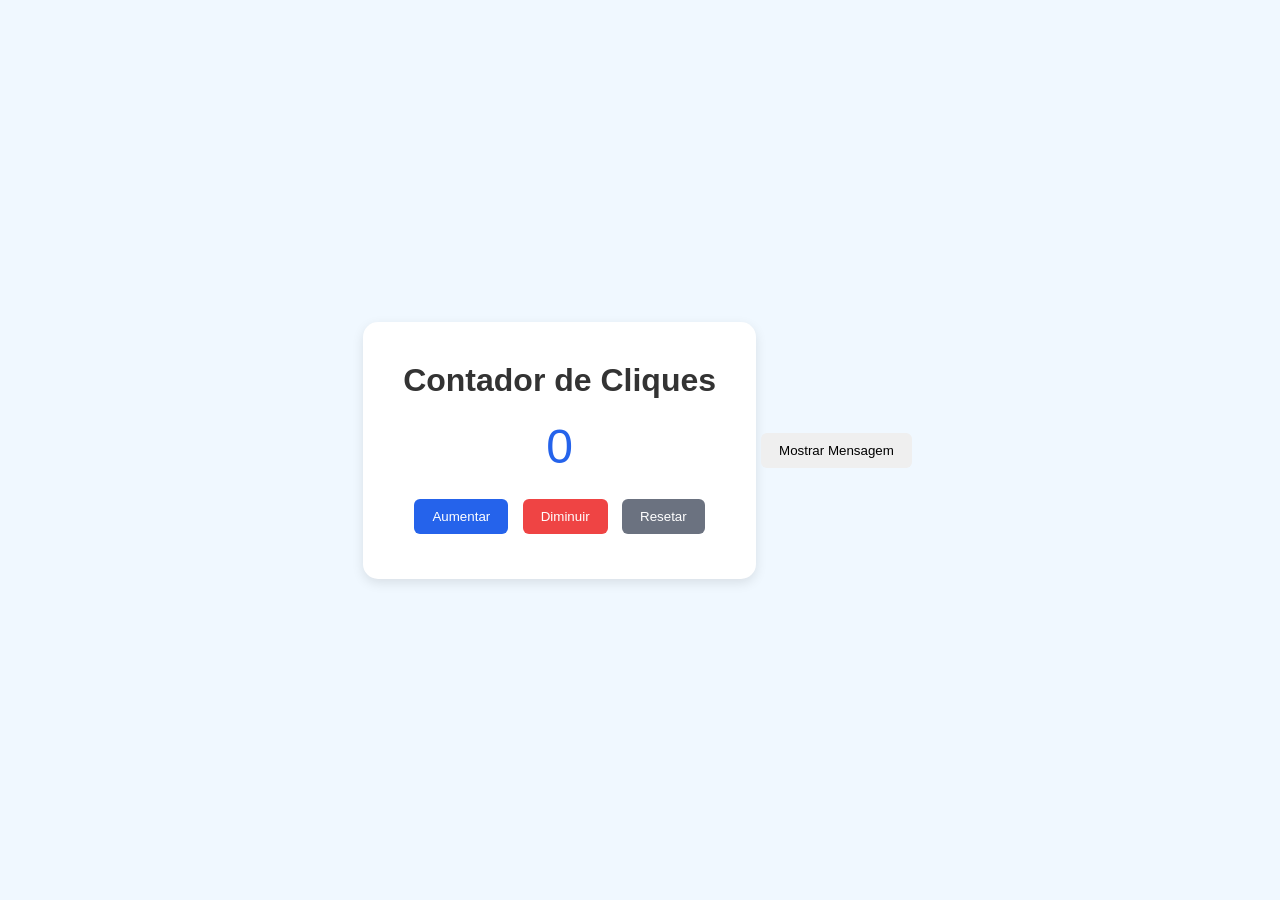
<file: front-end-marcos/js/revisaojavascript/index.html>
<!DOCTYPE html>
<html lang="pt-br">
<head>
    <meta charset="UTF-8">
    <meta name="viewport" content="width=device-width, initial-scale=1.0">
    <title>Revisão JavaScript</title>
    <link rel="stylesheet" href="style.css">
</head>
<body>
    <div class="container">
        <h1>Contador de Cliques</h1>

        <p id="contador">0</p>
        <button id="btn-aumentar">Aumentar</button>
        <button id="btn-diminuir">Diminuir</button>
        <button id="btn-resetar">Resetar</button>
    </div>

    <!-- Botão que vai fazer aperecer uma memsagem de alerta -->
    <button id="btn-mensagem">Mostrar Mensagem</button>

    <!--Chamar o arquivo javascript-->
    <script src="script.js"></script>
</body>
</html>
</file>
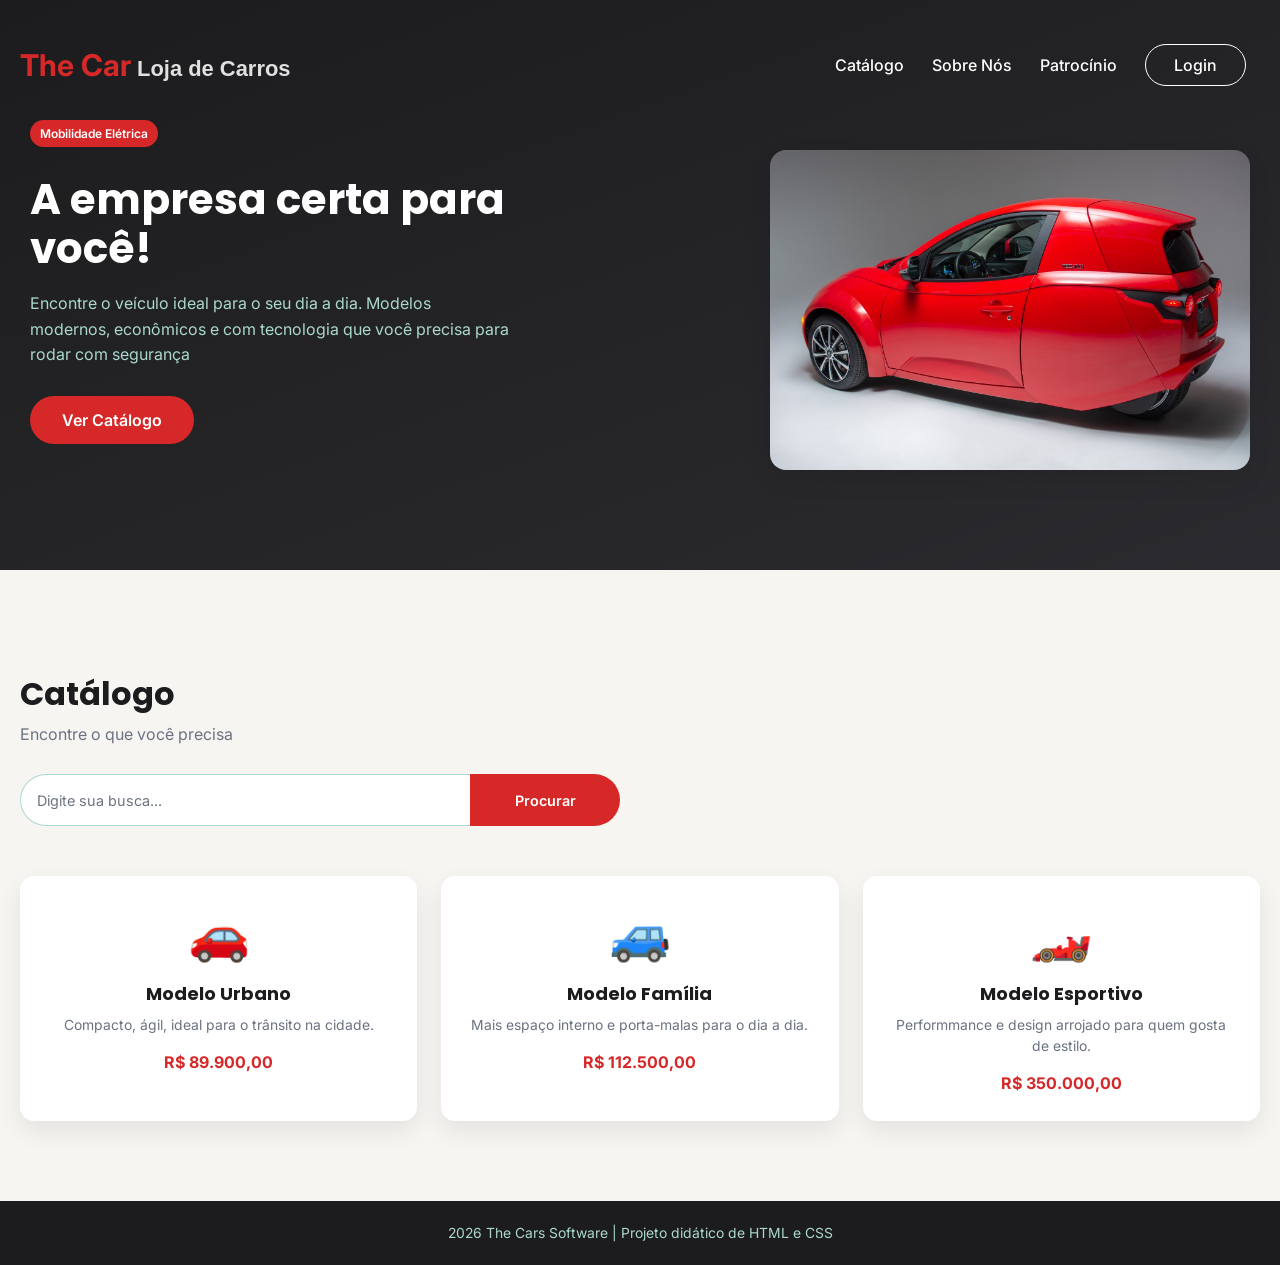
<file: front-end-marcos/loja-carro/front-end/index.html>
<!DOCTYPE html>
<html lang="pt-br">
<head>
    <meta charset="UTF-8">
    <meta name="viewport" content="width=device-width, initial-scale=1.0">
    <title>Loja de Carros</title>
    <link rel="stylesheet" href="style.css">
    <!-- Fonte do Google-->
     <link rel="preconnect" href="https://fonts.googleapis.com">
     <link rel="stylesheet" href="https://fonts.googleapis.com/css2?family=Inter:wght@400;500;600&family=Poppins:wght@600;700;800&display=swap">
</head>
<body>
    <!-- Cabeçalho do site-->
    <header>
        <div class="conteudo">
            <!-- Barra de navegação-->
            <nav>
                <p class="brand"><strong>The Car</strong> Loja de Carros</p>
                <!-- lista dos itens da barra d navegação-->
                 <ul>
                    <li><a href="#catalogo">Catálogo</a></li>
                    <li><a href="#sobre">Sobre Nós</a></li>
                    <li><a href="#patrocinio">Patrocínio</a></li>
                    <li><button class="btn-login">Login</button></li>
                 </ul>
            </nav>

            <!-- Bloco de destaque: texto + imagem lado a lado -->
             <div class="header-block">
                <samp class="tag">Mobilidade Elétrica</samp>

                <!-- Parte do texto -->
                <div class="text">
                    <h1> A empresa certa para você!</h1>
                    <p>Encontre o veículo ideal para o seu dia a dia. Modelos modernos, econômicos e com tecnologia que você precisa para rodar com segurança </p>

                    <!-- botão para ver cátalogo -->
                     <a href="#catalogo" class="btn-cta">Ver Catálogo</a>
                </div>

                <!-- Imagem do carro-->
                <div class="imagem">
                    <img src="../images/carro.jpg" alt="Foto de um carro elétrico vermelho visto de trás em estúdio">
                </div>
            </div>
        </div>
    </header>

    <!-- SEÇÃO CATÁLOGO 
    id="catalogo" -> usada pelo link do menu (#catalogo)
    class="catalogo" -> usanda pelo CSS para estilizar -->

    <section class="catalogo" id="catalogo">
        <div class="conteudo">
            <h2>Catálogo</h2>
            <p class="subtitulo">Encontre o que você precisa </p>

            <!-- Barra de busca -->

            <div class="filtro-busca">
                <input type="text" class="busca-texto" placeholder="Digite sua busca...">
                <button class="busca-botao">Procurar</button>
            </div>

            <!-- Grade de cartões com exemplos de veículos
             Cada card é um cartão independente-->
            <div class="grade-catalogo">
                <!-- aqui vou criar os cards de cada carro -->
                <div class="card">
                    <div class="card-imagem">🚗</div>
                    <h3>Modelo Urbano</h3>
                    <p>Compacto, ágil, ideal para o trânsito na cidade.</p>
                    <span class="preco">R$ 89.900,00</span>
                </div>

                <div class="card">
                    <div class="card-imagem">🚙</div>
                    <h3>Modelo Família</h3>
                    <p>Mais espaço  interno e porta-malas para o dia a dia.</p>
                    <span class="preco">R$ 112.500,00</span>
                </div>

                <div class="card">
                    <div class="card-imagem">🏎️</div>
                    <h3>Modelo Esportivo</h3>
                    <p>Performmance e design arrojado para quem gosta de estilo.</p>
                    <span class="preco">R$ 350.000,00</span>
                </div>
            </div>
        </div>
    </section>

    <!-- rodapé do nosso site-->
<footer>
    <div class="rodape-conteudo">
        <p>2026 The Cars Software | Projeto didático de HTML e CSS</p>
        
    </div>
</footer>

</body>
</html>
</file>
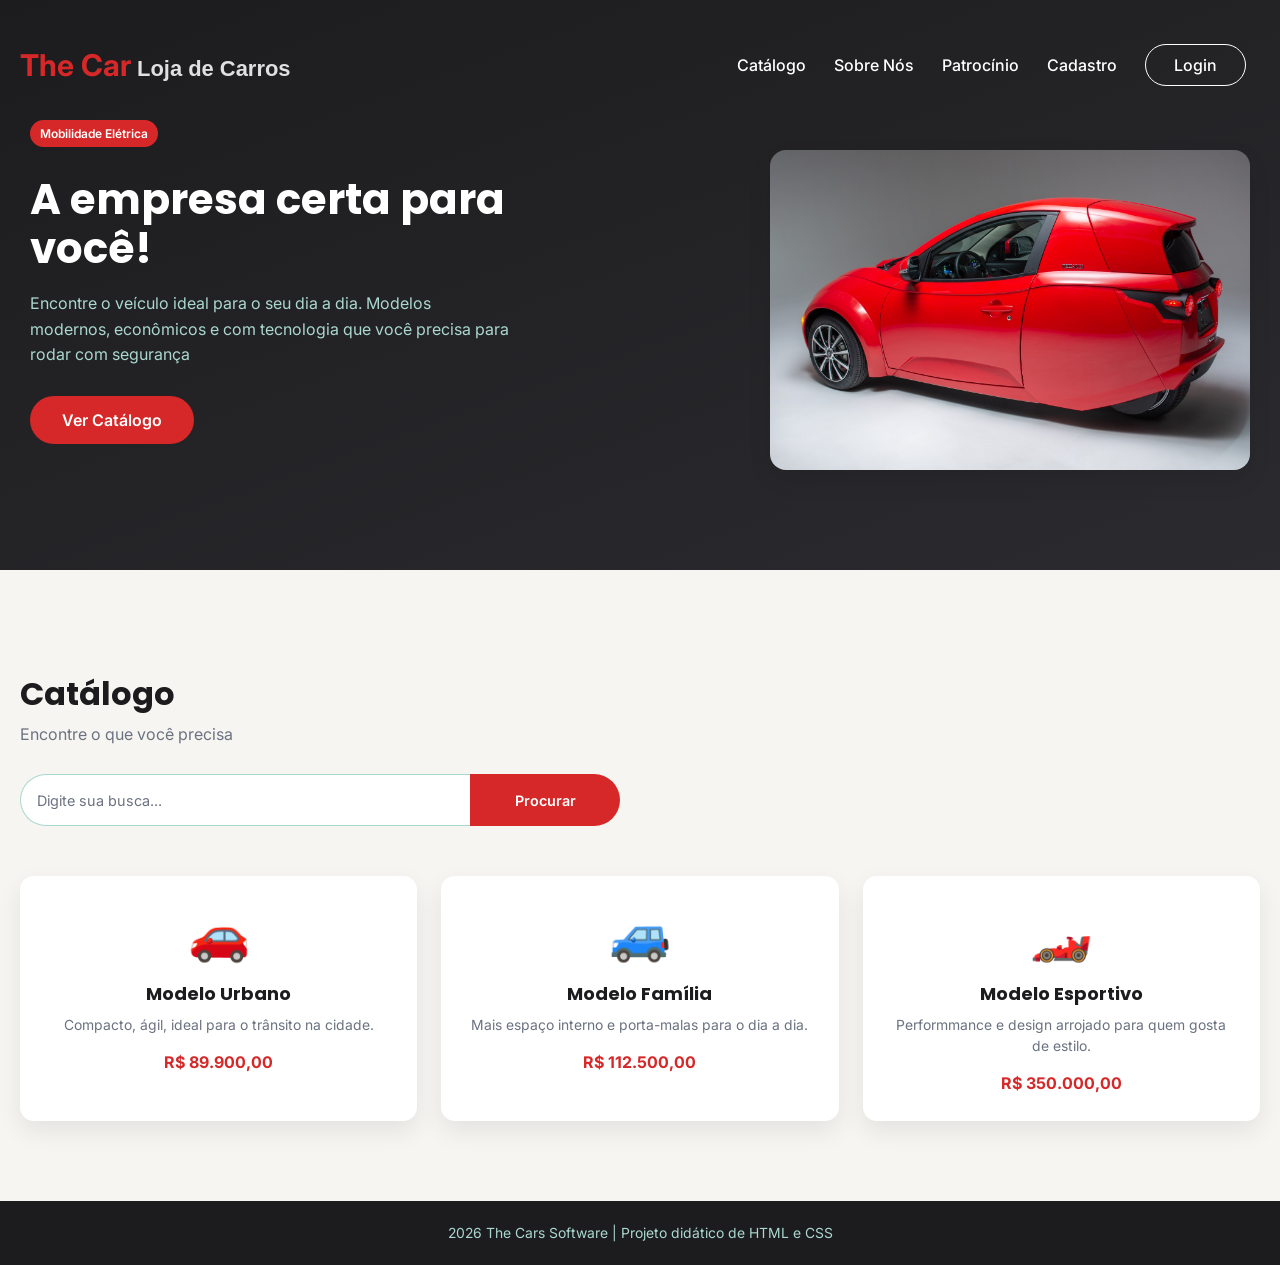
<file: front-end-marcos/loja-de-carro-2/front-end/index.html>
<!DOCTYPE html>
<html lang="pt-br">
<head>
    <meta charset="UTF-8">
    <meta name="viewport" content="width=device-width, initial-scale=1.0">
    <title>Loja de Carros</title>
    <link rel="stylesheet" href="style.css">
    <!-- Fonte do Google-->
     <link rel="preconnect" href="https://fonts.googleapis.com">
     <link rel="stylesheet" href="https://fonts.googleapis.com/css2?family=Inter:wght@400;500;600&family=Poppins:wght@600;700;800&display=swap">
</head>
<body>
    <!-- Cabeçalho do site-->
    <header>
        <div class="conteudo">
            <!-- Barra de navegação-->
            <nav>
                <p class="brand"><strong>The Car</strong> Loja de Carros</p>
                <!-- lista dos itens da barra d navegação-->
                 <ul>
                    <li><a href="#catalogo">Catálogo</a></li>
                    <li><a href="#sobre">Sobre Nós</a></li>
                    <li><a href="#patrocinio">Patrocínio</a></li>
                    <li><a href="formulario.html">Cadastro </a></li>
                    <li><button class="btn-login">Login</button></li>
                 </ul>
            </nav>

            <!-- Bloco de destaque: texto + imagem lado a lado -->
             <div class="header-block">
                <samp class="tag">Mobilidade Elétrica</samp>

                <!-- Parte do texto -->
                <div class="text">
                    <h1> A empresa certa para você!</h1>
                    <p>Encontre o veículo ideal para o seu dia a dia. Modelos modernos, econômicos e com tecnologia que você precisa para rodar com segurança </p>

                    <!-- botão para ver cátalogo -->
                     <a href="#catalogo" class="btn-cta">Ver Catálogo</a>
                </div>

                <!-- Imagem do carro-->
                <div class="imagem">
                    <img src="../images/carro.jpg" alt="Foto de um carro elétrico vermelho visto de trás em estúdio">
                </div>
            </div>
        </div>
    </header>

    <!-- SEÇÃO CATÁLOGO 
    id="catalogo" -> usada pelo link do menu (#catalogo)
    class="catalogo" -> usanda pelo CSS para estilizar -->

    <section class="catalogo" id="catalogo">
        <div class="conteudo">
            <h2>Catálogo</h2>
            <p class="subtitulo">Encontre o que você precisa </p>

            <!-- Barra de busca -->

            <div class="filtro-busca">
                <input type="text" class="busca-texto" placeholder="Digite sua busca...">
                <button class="busca-botao">Procurar</button>
            </div>

            <!-- Grade de cartões com exemplos de veículos
             Cada card é um cartão independente-->
            <div class="grade-catalogo">
                <!-- aqui vou criar os cards de cada carro -->
                <div class="card">
                    <div class="card-imagem">🚗</div>
                    <h3>Modelo Urbano</h3>
                    <p>Compacto, ágil, ideal para o trânsito na cidade.</p>
                    <span class="preco">R$ 89.900,00</span>
                </div>

                <div class="card">
                    <div class="card-imagem">🚙</div>
                    <h3>Modelo Família</h3>
                    <p>Mais espaço  interno e porta-malas para o dia a dia.</p>
                    <span class="preco">R$ 112.500,00</span>
                </div>

                <div class="card">
                    <div class="card-imagem">🏎️</div>
                    <h3>Modelo Esportivo</h3>
                    <p>Performmance e design arrojado para quem gosta de estilo.</p>
                    <span class="preco">R$ 350.000,00</span>
                </div>
            </div>
        </div>
    </section>

    <!-- rodapé do nosso site-->
<footer>
    <div class="rodape-conteudo">
        <p>2026 The Cars Software | Projeto didático de HTML e CSS</p>
        
    </div>
</footer>

</body>
</html>
</file>
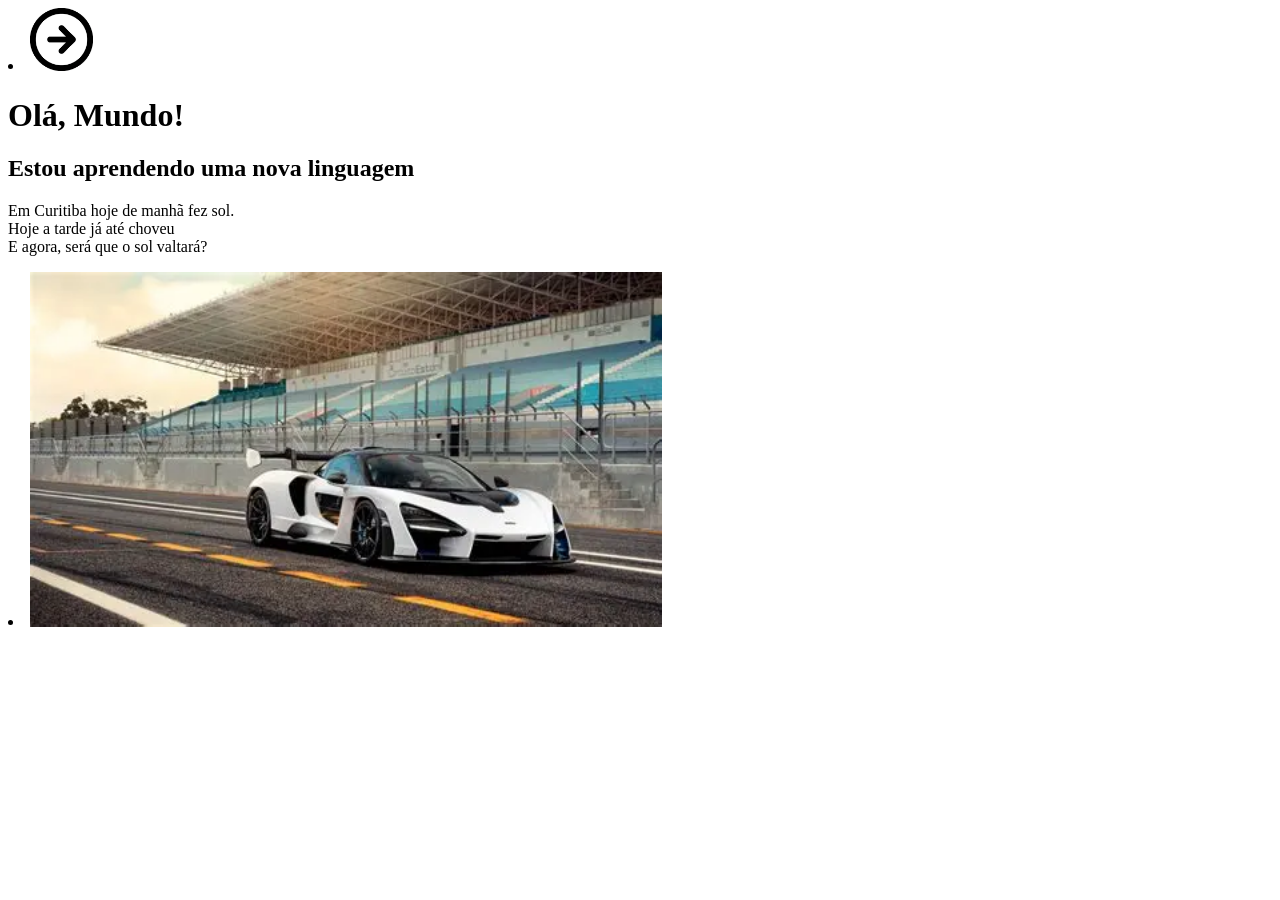
<file: front-end-marcos/primeiro-projeto/font/html/index.html>
<!-- tipo do arquivo que vomos trabalhar -->
<!DOCTYPE html>
<html lang="pt-br">
    <!-- Configurarndo a nossa página -->
<head>
    <!-- Habilitar carracteres especiais -->
    <meta charset="UTF-8">
    <meta name="viewport" content="width=device-width, initial-scale=1.0">
    <title>Primeiro Código HTML</title>
</head>
<!-- Aqui é o corpo do nosso site -->
<body>
    <li><a href="pagina02.html"><img src="../../imagens/avançar.webp" alt="" width="5%"></a></li>
    <h1>Olá, Mundo!</h1>

    <h2>Estou aprendendo uma nova linguagem</h2>

    <p>Em Curitiba hoje de manhã fez sol. <br> Hoje a tarde já até choveu <br> E agora, será que o sol valtará?</p>

    <li><a href="pagina03.html"><img src="../../imagens/carro.webp" width="50%" alt="imagem de uma maclaren senna" ></a></li>
<br>
</body>
</html>
</file>
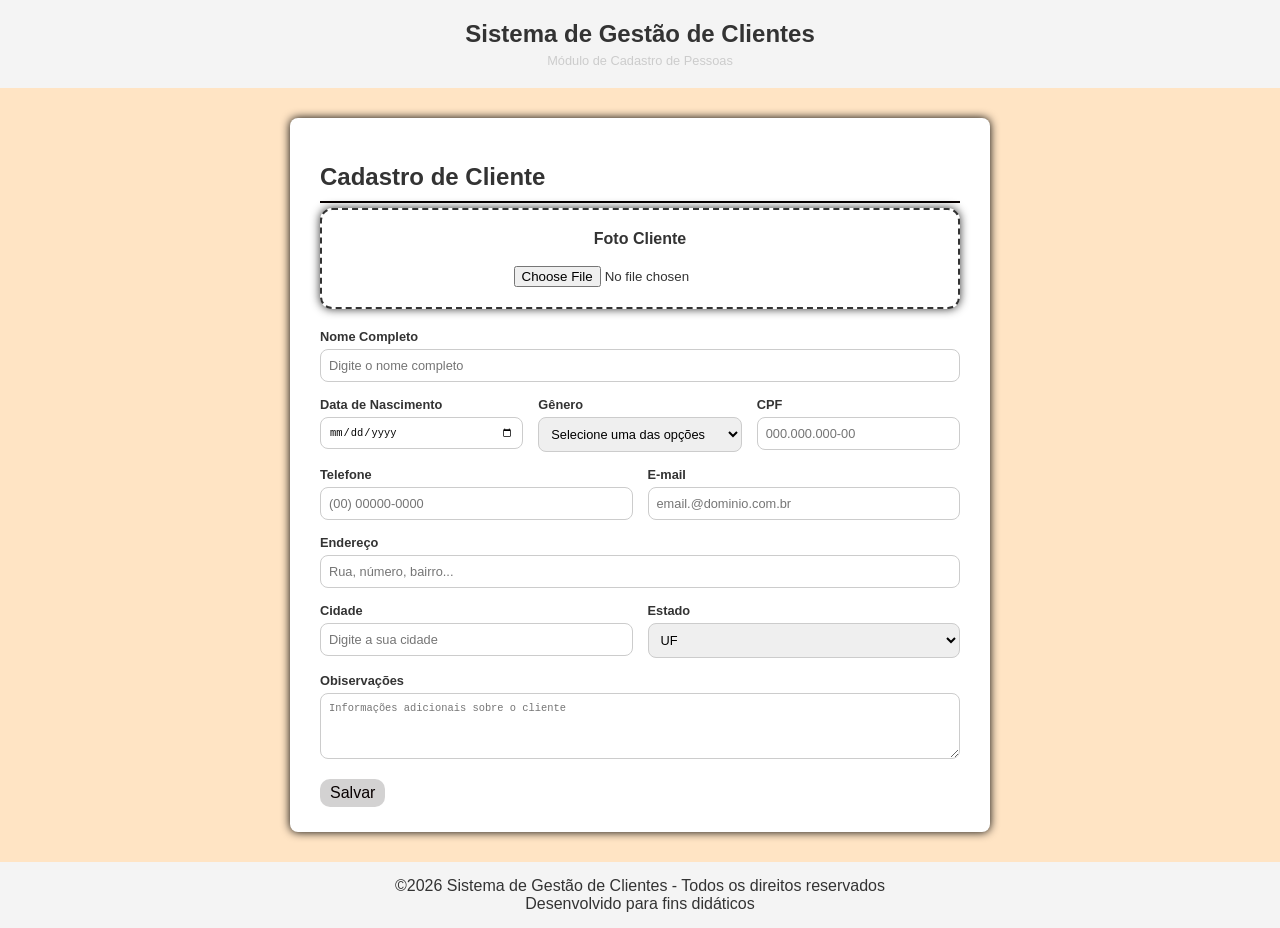
<file: front-end-marcos/projeto-formulario/formulario.html>
<!DOCTYPE html>
<html lang="pt-br">
<head>
    <meta charset="UTF-8">
    <meta name="viewport" content="width=device-width, initial-scale=1.0">
    <title>Formulario</title>
    <style>
        *{
            margin: 0;
            padding: 0;
            box-sizing: border-box;
        }

        /* formatação para estilo do corpo do site */
        body {
            font-family: Arial, Helvetica, sans-serif;
            background-color: bisque;
            color: #333;
        }

        header {
            background-color: #f4f4f4;
            color: #333;
            text-align: center;
            padding: 20px;
        }
        
        header h1 {
            font-size: 1.5em;
        }

        header p {
            font-size: .8em;
            margin-top: 5px;
            color: #ccc;
        }

        main {
            max-width: 700px;
            margin: 30px auto;
            background-color: #fff;
            border-radius: 8px;
            padding: 25px 30px;
            box-shadow: 0 0 10px rgba(0, 0, 0);
        }

        main h2 {
            margin-top: 20px;
            color: #333;
            border-bottom: 2px solid #080101;
            padding-bottom: 10px;
        }

        .campo {
            margin-top: 15px;
            display: flex;
            flex-direction: column;
        }

        .campo label {
            margin-bottom: 5px;
            font-weight: bold;
            font-size: .8em;
        }

        .campo input,
        .campo select,
        .campo textarea {
            padding: 8px;
            border: 1px solid #ccc;
            border-radius: 8px;
            font-size: .8em;
        }

        /* Estilo na class linha 
        os elementos que estão dentro da class linha fiquem na mesmas linha*/
        .linha {
            display: flex;
            gap: 15px;
        }

        .linha .campo {
            flex: 1;
        }

        /* aplicando estilo na div de foto do cliente*/
        .upload-foto {
            margin-top: 5px;
            margin-bottom: 20px;
            padding: 20px;
            text-align: center;
            border: 2px dashed #333;
            box-shadow: 0 0 10px rgba(0, 0, 0, 0.8);
            border-radius: 12px;
        }

        /* Aplicando estilo no botão*/
        .btn-enviar {
            background-color: rgb(211, 210, 210);
            color: #080101;
            border: none;
            border-radius: 10px;
            padding: 5px 10px;
            margin-top: 20px;
            cursor: pointer;
            font-size: 1em;
        }

        .btn-enviar:hover {
            color: #fff;
        }

        footer{
            background-color: #f4f4f4;
            color: #333;
            text-align: center;
            padding: 15px;
            margin-top: 30px;
        }
    </style>
</head>

<body>
    <!-- Cabeçalho do site-->
    <header>
        <h1>Sistema de Gestão de Clientes</h1>
        <p>Módulo de Cadastro de Pessoas</p>
    </header>

    <!-- Conteúdo pricipal do site -->
     <main>
        <h2>Cadastro de Cliente</h2>
        
        <!-- Iniciando o formulario-->
        <form action="#" method="post" enctype="multipart/form-data">
            <div class="upload-foto">
                <label for="foto"><strong>Foto Cliente</strong></label><br><br>
                <input type="file" id="foto" name="foto" accept="image/*">
            </div>

            <!-- Obter o nome do usuário-->
             <div class="campo">
                <label for="nome">Nome Completo</label>
                <input type="text" id="nome" name="nome" placeholder="Digite o nome completo" required>
             </div>

             <!-- Div dos dados pessoais-->
              <div class="linha">
                <div class="campo">
                    <label for="nascimento">Data de Nascimento</label>
                    <input type="date" id="nascimento" name="nascimento" required>
                </div>

                <div class="campo">
                    <label for="genero">Gênero</label>
                    <select id="genero" name="genero">
                        <option value="">Selecione uma das opções</option>
                        <option value="feminino">Feminino</option>
                        <option value="masculino">Masculino</option>
                        <option value="outro">Outros</option>
                    </select>
                </div>

                <div class="campo">
                    <label for="cpf">CPF</label>
                    <input type="text" id="cpf" name="cpf" placeholder="000.000.000-00" maxlength="14" required>
                </div>
              </div>

              <!-- DIV dos contatos-->
               <!-- Segunda linha-->
              <div class="linha">
                <div class="campo">
                    <label for="telefone">Telefone</label>
                    <input type="tel" id="telefone" name="telefone" placeholder="(00) 00000-0000"maxlength="16" required>
                </div>

                <div class="campo">
                    <label for="email">E-mail</label>
                    <input type="email" id="email" name="email" placeholder="email.@dominio.com.br" required >
                </div>
              </div>

              <div class="campo">
                <label for="endereco">Endereço</label>
                <input type="text" id="endereco" name="endereco" placeholder="Rua, número, bairro..." readonly>
              </div>

              <div class="linha">
                <div class="campo">
                    <label for="cidade">Cidade</label>
                    <input type="text" id="cidade" name="cidade" placeholder="Digite a sua cidade" required>
                </div>
                <div class="campo">
                    <label for="estado">Estado</label>
                    <select id="estado"name="estado" id="">
                        <option value="">UF</option>
                        <option value="pr">Paraná</option>
                        <option value="rj">Rio de Janeiro</option>
                        <option value="rs">Rio Grande do Sul</option>
                        <option value="sc">Santa Catarina</option>
                        <option value="sp">São Paulo</option>
                    </select>
                </div>
            </div>
            <!-- observações -->
            <div class="campo">
                <label for="observacoes">Obiservações</label>
                <textarea name="observacoes" id="observacoes" rows="4" placeholder="Informações adicionais sobre o cliente"></textarea>
            </div>

            <!-- botão para enviar os dados-->
                <input type="submit" value="Salvar" class="btn-enviar">
        </form>
     </main>

     <!-- rodapé do site-->
     <footer>
        <p>&copy;2026 Sistema de Gestão de Clientes - Todos os direitos reservados</p>

        <p>Desenvolvido para fins didáticos </p>
     </footer>
</body>
</html>
</file>
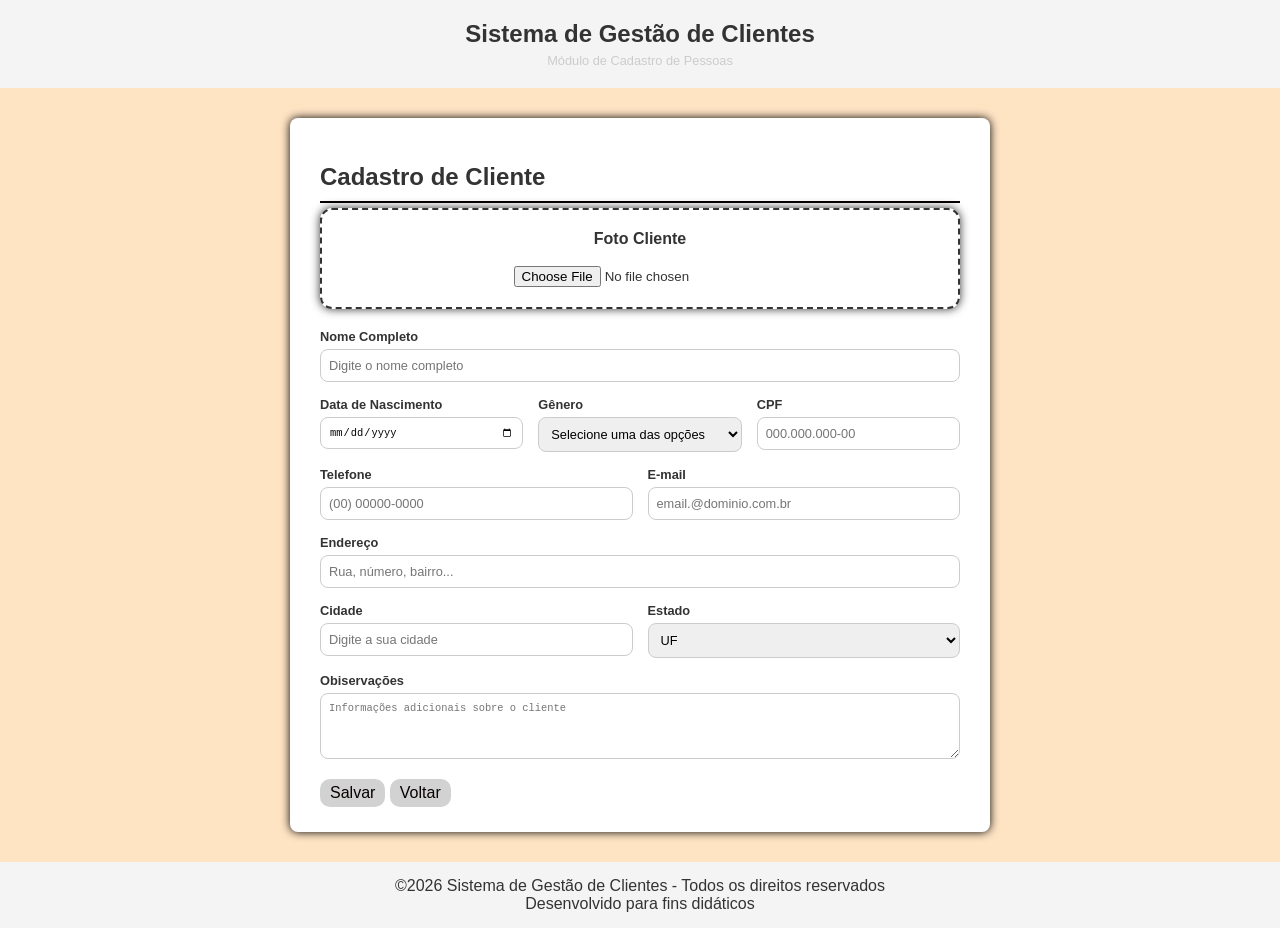
<file: front-end-marcos/loja-de-carro-2/front-end/formulario.html>
<!DOCTYPE html>
<html lang="pt-br">
<head>
    <meta charset="UTF-8">
    <meta name="viewport" content="width=device-width, initial-scale=1.0">
    <title>Formulario</title>
    <style>
        *{
            margin: 0;
            padding: 0;
            box-sizing: border-box;
        }

        /* formatação para estilo do corpo do site */
        body {
            font-family: Arial, Helvetica, sans-serif;
            background-color: bisque;
            color: #333;
        }

        header {
            background-color: #f4f4f4;
            color: #333;
            text-align: center;
            padding: 20px;
        }
        
        header h1 {
            font-size: 1.5em;
        }

        header p {
            font-size: .8em;
            margin-top: 5px;
            color: #ccc;
        }

        main {
            max-width: 700px;
            margin: 30px auto;
            background-color: #fff;
            border-radius: 8px;
            padding: 25px 30px;
            box-shadow: 0 0 10px rgba(0, 0, 0);
        }

        main h2 {
            margin-top: 20px;
            color: #333;
            border-bottom: 2px solid #080101;
            padding-bottom: 10px;
        }

        .campo {
            margin-top: 15px;
            display: flex;
            flex-direction: column;
        }

        .campo label {
            margin-bottom: 5px;
            font-weight: bold;
            font-size: .8em;
        }

        .campo input,
        .campo select,
        .campo textarea {
            padding: 8px;
            border: 1px solid #ccc;
            border-radius: 8px;
            font-size: .8em;
        }

        /* Estilo na class linha 
        os elementos que estão dentro da class linha fiquem na mesmas linha*/
        .linha {
            display: flex;
            gap: 15px;
        }

        .linha .campo {
            flex: 1;
        }

        /* aplicando estilo na div de foto do cliente*/
        .upload-foto {
            margin-top: 5px;
            margin-bottom: 20px;
            padding: 20px;
            text-align: center;
            border: 2px dashed #333;
            box-shadow: 0 0 10px rgba(0, 0, 0, 0.8);
            border-radius: 12px;
        }

        /* Aplicando estilo no botão*/
        .btn-enviar {
            background-color: rgb(211, 210, 210);
            color: #080101;
            border: none;
            border-radius: 10px;
            padding: 5px 10px;
            margin-top: 20px;
            cursor: pointer;
            font-size: 1em;
        }

        .btn-enviar:hover {
            color: #fff;
        }

        .btn-voltar {
            background-color: rgb(211, 210, 210);
            color: #080101;
            border: none;
            border-radius: 10px;
            padding: 5px 10px;
            margin-top: 20px;
            cursor: pointer;
            font-size: 1em;
            
        }

        .btn-voltar:hover {
            color: #cecdcd;
        }

        .btn-voltar a {
            text-decoration: none;
            color: #080101;
        }

        .btn-voltar a:hover {
            color: #fff;
        }
        footer{
            background-color: #f4f4f4;
            color: #333;
            text-align: center;
            padding: 15px;
            margin-top: 30px;
        }
    </style>
</head>

<body>
    <!-- Cabeçalho do site-->
    <header>
        <h1>Sistema de Gestão de Clientes</h1>
        <p>Módulo de Cadastro de Pessoas</p>
    </header>

    <!-- Conteúdo pricipal do site -->
     <main>
        <h2>Cadastro de Cliente</h2>
        
        <!-- Iniciando o formulario-->
        <form action="#" method="post" enctype="multipart/form-data">
            <div class="upload-foto">
                <label for="foto"><strong>Foto Cliente</strong></label><br><br>
                <input type="file" id="foto" name="foto" accept="image/*">
            </div>

            <!-- Obter o nome do usuário-->
             <div class="campo">
                <label for="nome">Nome Completo</label>
                <input type="text" id="nome" name="nome" placeholder="Digite o nome completo" required>
             </div>

             <!-- Div dos dados pessoais-->
              <div class="linha">
                <div class="campo">
                    <label for="nascimento">Data de Nascimento</label>
                    <input type="date" id="nascimento" name="nascimento" required>
                </div>

                <div class="campo">
                    <label for="genero">Gênero</label>
                    <select id="genero" name="genero">
                        <option value="">Selecione uma das opções</option>
                        <option value="feminino">Feminino</option>
                        <option value="masculino">Masculino</option>
                        <option value="outro">Outros</option>
                    </select>
                </div>

                <div class="campo">
                    <label for="cpf">CPF</label>
                    <input type="text" id="cpf" name="cpf" placeholder="000.000.000-00" maxlength="14" required>
                </div>
              </div>

              <!-- DIV dos contatos-->
               <!-- Segunda linha-->
              <div class="linha">
                <div class="campo">
                    <label for="telefone">Telefone</label>
                    <input type="tel" id="telefone" name="telefone" placeholder="(00) 00000-0000"maxlength="16" required>
                </div>

                <div class="campo">
                    <label for="email">E-mail</label>
                    <input type="email" id="email" name="email" placeholder="email.@dominio.com.br" required >
                </div>
              </div>

              <div class="campo">
                <label for="endereco">Endereço</label>
                <input type="text" id="endereco" name="endereco" placeholder="Rua, número, bairro..." readonly>
              </div>

              <div class="linha">
                <div class="campo">
                    <label for="cidade">Cidade</label>
                    <input type="text" id="cidade" name="cidade" placeholder="Digite a sua cidade" required>
                </div>
                <div class="campo">
                    <label for="estado">Estado</label>
                    <select id="estado"name="estado" id="">
                        <option value="">UF</option>
                        <option value="pr">Paraná</option>
                        <option value="rj">Rio de Janeiro</option>
                        <option value="rs">Rio Grande do Sul</option>
                        <option value="sc">Santa Catarina</option>
                        <option value="sp">São Paulo</option>
                    </select>
                </div>
            </div>
            <!-- observações -->
            <div class="campo">
                <label for="observacoes">Obiservações</label>
                <textarea name="observacoes" id="observacoes" rows="4" placeholder="Informações adicionais sobre o cliente"></textarea>
            </div>

            <!-- botão para enviar os dados-->
                <input type="submit" value="Salvar" class="btn-enviar">
                <button class="btn-voltar"><a href="index.html">Voltar</a></button>
        </form>
     </main>

     <!-- rodapé do site-->
     <footer>
        <p>&copy;2026 Sistema de Gestão de Clientes - Todos os direitos reservados</p>

        <p>Desenvolvido para fins didáticos </p>
     </footer>
</body>
</html>
</file>
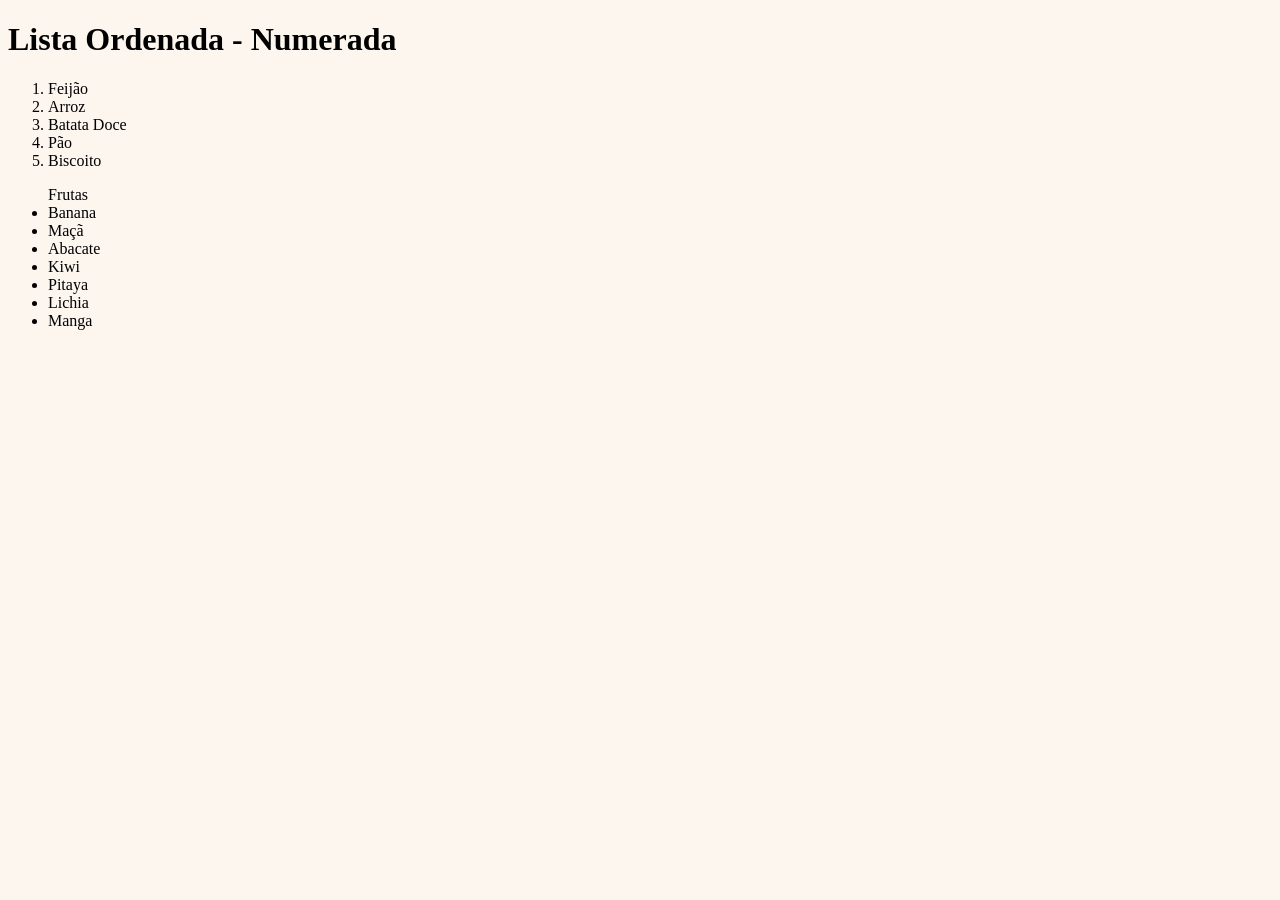
<file: front-end-marcos/primeiro-projeto/font/html/lista.html>
<!DOCTYPE html>
<html lang="pt-br">
<head>
    <meta charset="UTF-8">
    <meta name="viewport" content="width=device-width, initial-scale=1.0">
    <title>Listas</title>
    <style>
        body {
            background-color: rgb(252, 246, 239);
        }

        
    </style>
</head>
<body>
    <h1>Lista Ordenada - Numerada </h1>

    <!-- Lista ordenada-->
    
        <ol>
            <li>Feijão</li>
            <li>Arroz</li>
            <li>Batata Doce</li>
            <li>Pão</li>
            <li>Biscoito</li>
        </ol>

   

    <!-- Lista não ordenadas -->
    
    <ul>Frutas 
        <li>Banana</li>
        <li>Maçã</li>
        <li>Abacate</li>
        <li>Kiwi</li>
        <li>Pitaya</li>
        <li>Lichia</li>
        <li>Manga</li>
    </ul>
    
</body>
</html>
</file>
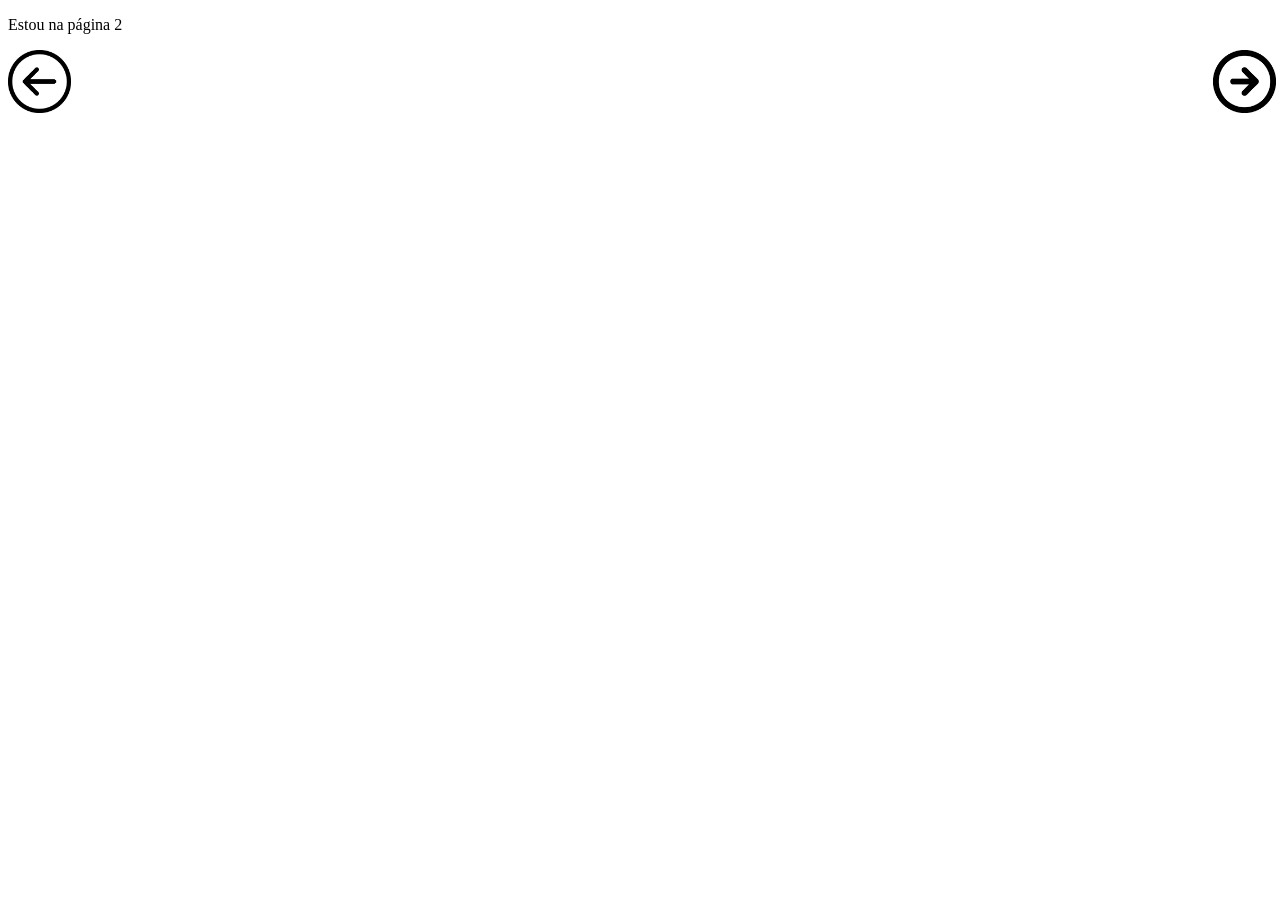
<file: front-end-marcos/primeiro-projeto/font/html/pagina02.html>
<!DOCTYPE html>
<html lang="pt-br">
<head>
    <meta charset="UTF-8">
    <meta name="viewport" content="width=device-width, initial-scale=1.0">
    <title>Pagina 2 </title>
</head>
<body>
    <p>Estou na página 2 </p>
<a href="index.html"><img src="../../imagens/voltar.png" alt="símbolo para voltar" width="5%"></a>
<a href="pagina03.html"><img src="../../imagens/avançar.webp" alt="" width="5%" style="position: relative; left: 90%;"></a>
</body>
</html>
</file>
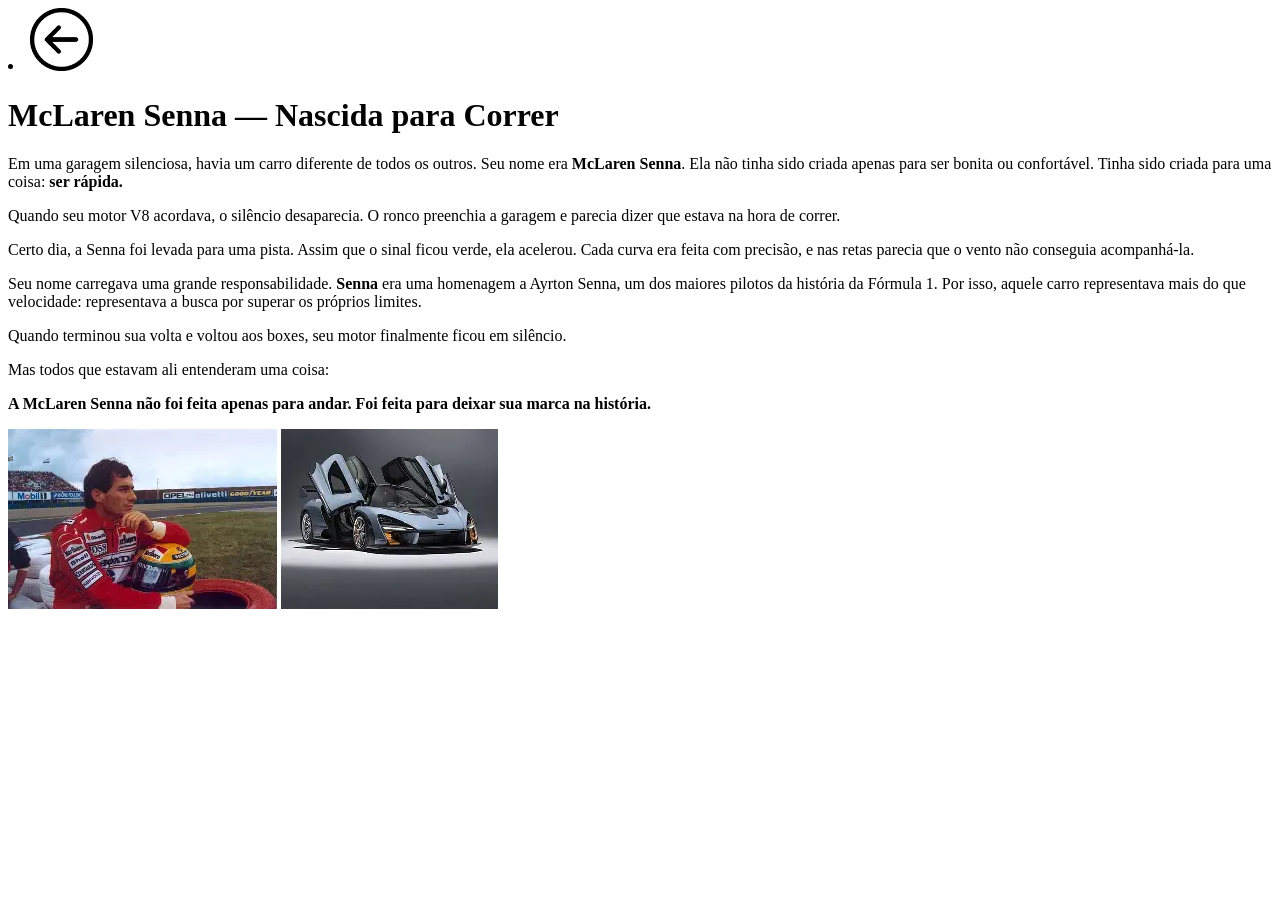
<file: front-end-marcos/primeiro-projeto/font/html/pagina03.html>
<!DOCTYPE html>
<html lang="en">
<head>
    <meta charset="UTF-8">
    <meta name="viewport" content="width=device-width, initial-scale=1.0">
    <title>Página 3</title>
</head>
<body>
    <li><a href="pagina02.html"><img src="../../imagens/voltar.png" width="5%" alt=""></a></li>

    <h1>McLaren Senna — Nascida para Correr</h1>

    <p>Em uma garagem silenciosa, havia um carro diferente de todos os outros. Seu nome era <strong>McLaren Senna</strong>. Ela não tinha sido criada apenas para ser bonita ou confortável. Tinha sido criada para uma coisa: <strong>ser rápida.</strong></p>

    <p>Quando seu motor V8 acordava, o silêncio desaparecia. O ronco preenchia a garagem e parecia dizer que estava na hora de correr.</p>

    <p>Certo dia, a Senna foi levada para uma pista. Assim que o sinal ficou verde, ela acelerou. Cada curva era feita com precisão, e nas retas parecia que o vento não conseguia acompanhá-la.</p>

    <p>Seu nome carregava uma grande responsabilidade. <strong>Senna</strong> era uma homenagem a Ayrton Senna, um dos maiores pilotos da história da Fórmula 1. Por isso, aquele carro representava mais do que velocidade: representava a busca por superar os próprios limites.</p>

    <p>Quando terminou sua volta e voltou aos boxes, seu motor finalmente ficou em silêncio.</p>

    <p>Mas todos que estavam ali entenderam uma coisa:</p>

    <p><strong>A McLaren Senna não foi feita apenas para andar. Foi feita para deixar sua marca na história.</strong></p>

    <img src="../../imagens/senna.webp" alt="">
    <img src="../../imagens/carro-2.webp" alt="">
</body>
</html>
</file>
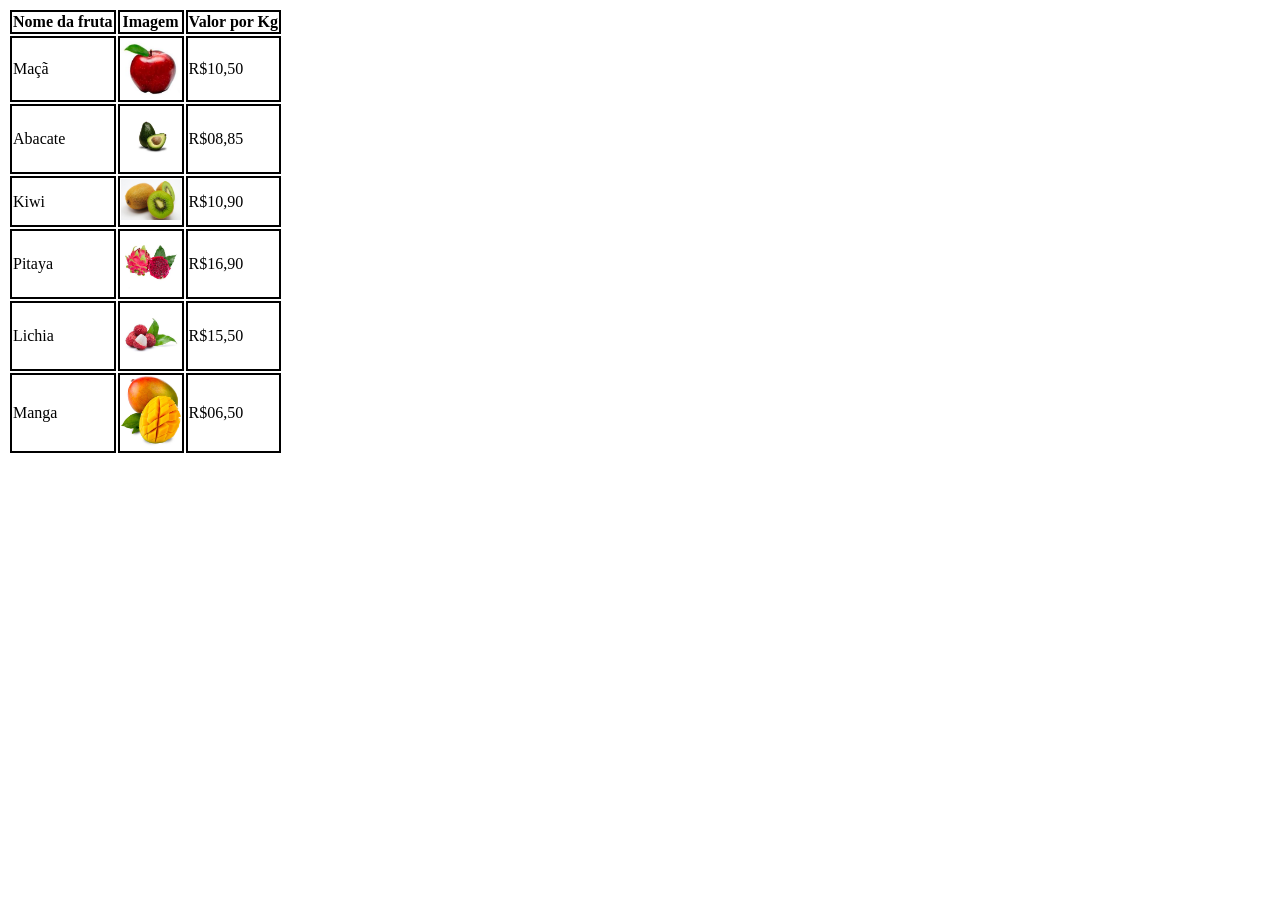
<file: front-end-marcos/primeiro-projeto/font/html/tabelas-de-frutas.html>
<!DOCTYPE html>
<html lang="en">
<head>
    <meta charset="UTF-8">
    <meta name="viewport" content="width=device-width, initial-scale=1.0">
    <title>Tabelas de Frutas</title>
    <style>
        img {
            width: 60px;
        }

        td {
            position: center ;
            
        }
        th {
            border: solid black 2px;
        }

        td {
            border: solid black 2px;
        }
    </style>
</head>
<body>
    <table>
        <tr>
            <th>Nome da fruta</th>
            <th>Imagem</th>
            <th>Valor por Kg</th>
        </tr>

        <tr>
            <td>Maçã</td>
            <td><img src="../../imagens/Maçã.jpg" alt=""></td>
            <td>R$10,50</td>
        </tr>

        <tr>
            <td>Abacate</td>
            <td><img src="../../imagens/Abacate.jpg" alt=""></td>
            <td>R$08,85</td>
        </tr>

        <tr>
            <td>Kiwi</td>
            <td><img src="../../imagens/Kiwi.jpg" alt=""></td>
            <td>R$10,90</td>
        </tr>

        <tr>
            <td>Pitaya</td>
            <td><img src="../../imagens/pitaya.jpg" alt=""></img></td>
            <td>R$16,90</td>
        </tr>

        <tr>
            <td>Lichia</td>
            <td><img src="../../imagens/Lichia.jpg" alt=""></td>
            <td>R$15,50</td>
        </tr>

        <tr>
            <td>Manga</td>
            <td><img src="../../imagens/Manga.jpg" alt=""></td>
            <td>R$06,50</td>
        </tr>
    </table>
</body>
</html>
</file>
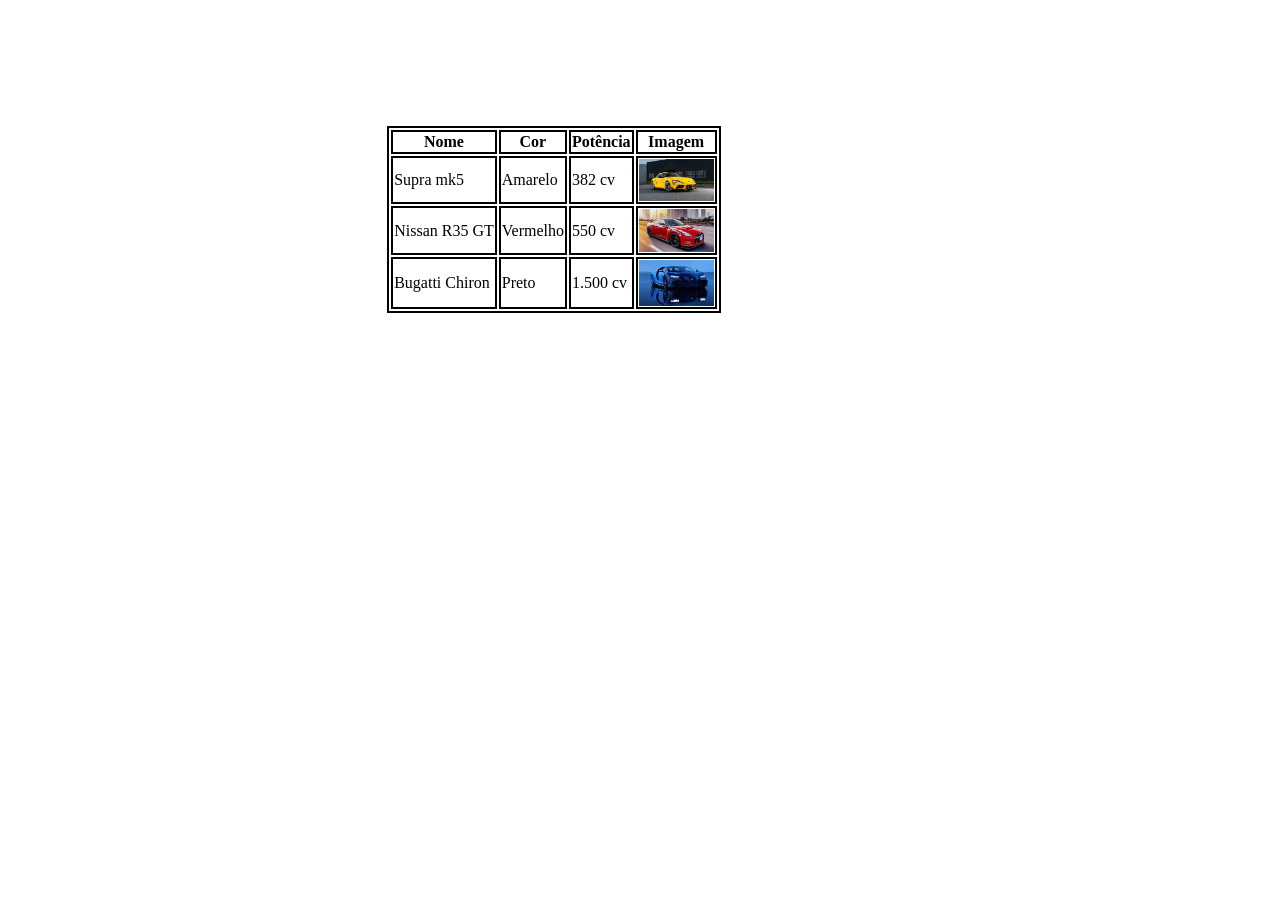
<file: front-end-marcos/primeiro-projeto/font/html/tabelas.html>
<!DOCTYPE html>
<html lang="pt-br">
<head>
    <meta charset="UTF-8">
    <meta name="viewport" content="width=device-width, initial-scale=1.0">
    <title>Tabelas</title>
    <style>
        .tabela-1 {
            border: solid 2px;
        }

        .cabeçalho-1 {
            border: solid 2px;
        }

        .celula-1{
            border: solid 2px;
        }

        div {
            margin-top: 10%;
            margin-left: 30%;
        }

        img {
            margin-bottom: -4px;
            width: 75px;
        }
    </style>
</head>
<body>
    <div>
        <!-- Tabela-->
        <table class="tabela-1">
            <tr>
                <th class="cabeçalho-1">Nome</th>
                <th class="cabeçalho-1">Cor</th>
                <th class="cabeçalho-1">Potência</th>
                <th class="cabeçalho-1">Imagem</th>
            </tr>
            <tr>
                <td class="celula-1">Supra mk5 </td>
                <td class="celula-1">Amarelo</td>
                <td class="celula-1">382 cv</td>
                <td class="celula-1"><a href="https://www.webmotors.com.br/comprar/toyota/supra/30-i6-turbo-gasolina-a91-cf-edition-automatico/2-portas/2022/78022226" target="_blank"><img src="../../imagens/supra-mk4.webp" alt=""></a></td>
            </tr>
            <tr>
                <td class="celula-1">Nissan R35 GT</td>
                <td class="celula-1">Vermelho</td>
                <td class="celula-1">550 cv</td>
                <td class="celula-1"><img src="../../imagens/nissan-r35.webp" alt=""></td>
            </tr>
            <tr>
                <td class="celula-1">Bugatti Chiron </td>
                <td class="celula-1">Preto</td>
                <td class="celula-1">1.500 cv</td>
                <td class="celula-1"><img src="../../imagens/bugatti-chiron.webp" alt=""></td>
            </tr>
        </table>
    </div>

</body>
</html>
</file>
<file: front-end-marcos/js/revisaojavascript/style.css>
*{
    margin: 0;
    padding: 0;
    box-sizing: border-box;
}



body {
    font-family: Arial, Helvetica, sans-serif;
    background-color: aliceblue;
    height: 100vh;
    display: flex;
    align-items: center;
    justify-content: center;
}


.container {

    background-color: #ffffff;
    padding: 40px;
    border-radius: 15px;
    box-shadow: 0 4px 12px rgba(0, 0, 0, 0.1);
    text-align: center;
}

h1 {
    color: #333;
    margin-bottom: 20px;
}

#contador{
    font-size: 3em;
    color: #2563eb;
    margin-bottom: 20px;
}

button {
    padding: 10px 18px;
    margin: 5px;
    border: none;
    border-radius: 6px;
    cursor: pointer;
    transition: background-color 0.2s ease;
}

#btn-aumentar{
    background-color: #2563eb;
    color: white;
}

#btn-aumentar:hover{
    background-color: #748ccd;
}

#btn-diminuir{
    background-color: #ef4444;
    color: white;
}

#btn-diminuir:hover{
    background-color: #e85a5a;
}

#btn-resetar{
    background-color: #6b7280;
    color: white;
}

#btn-resetar:hover{
    background-color: #4b5563;
}
</file>
<file: front-end-marcos/loja-carro/front-end/style.css>
@charset "UTF-8";

* {
    /*removendo as margens da página */
    margin: 0;

    /*removendo os espaçamentos*/
    padding: 0;

    /*define como o navegador deve calcular a largura e altura total de elemento*/
    box-sizing: border-box;
    outline: none;
    font-family: 'Inter', Arial, Helvetica, sans-serif;
}

/*Vamos criar variaveis no css
Neste caso, vamos criar a paleta de cores padrão do site, isso facilita trocar a identidade visual do site */
:root {
    --preto: #1c1c1e;
    /* Variação da cor preta */
    --preto-suave: #2b2b2f;
    /* Cor de destaque, similar a cor do carro*/
    --vermelho: #d62828;
    /*tom de vermelho usado no hover */
    --vermelho-escuro: #a11d1d;
    /*fondo geral da página*/
    --bege: #f7f5f2;
    --branco: #ffffff;
    /*textos secundários */
    --cinza: #6b7280;
    /* utilizadas para bordas e divisoes*/
    --cinza-claro: #abd8ce;
    /* sombra padrão- usadas nos cards */
    --sombra: 0 10px 25px rgba(0, 0, 0, 0.08)
}

html, body {
    width: 100%;
    overflow-x: hidden; /*impede a barra de rolagem horizontal*/
    background-color: var(--bege);
    color: var(--preto);
    scroll-behavior: smooth; /*rolagem suave ao clicar em links com o #*/
}

.conteudo { 
    min-width: 300px;
    margin: 0 auto; /*margem automática dos dois lados do conteúdo, ou seja, centraliza*/
    display: flex;
    flex-direction: column;
    padding: 20px;
}

header {
    width: 100%;
    background: linear-gradient(160deg, var(--preto) 0%, var(--preto-suave) 100%);
/* mudando a cor do texto do header*/
    color: var(--branco);
    padding-bottom: 60px;
}

/*Barra de nevegação */
nav {
    width: 100%;
    height: 90px;
    display: flex;
    flex-direction: row;
    align-items: center;
    justify-content: space-between;
}

.brand {
    font-family: 'Popins', sans-serif;
    font-size: 1.37em;
    font-weight: bold;
    color: #e0e0e0;
    /*serve para deixar com a mão para clicar*/
    cursor: pointer;
}

.brand strong {
    font-size: 1.37em;
    font-weight: bold;
    color: var(--vermelho);
}

nav ul {
    display: flex;
    flex-direction: row;
    align-items: center;
    /* remover as bolinha dos itens da lista */
    list-style: none;
}

nav li {
    padding: 0 14px;
    list-style-type: none;
}

/*tratando o visial do que está dentro da tag <a> da nossa lista */
nav li a {
    /*tira o anderlanine do link */
    text-decoration: none;
    color: var(--branco);
    font-weight: 500;
    /*preparação para colocar o houver */
    border-bottom: 2px solid transparent;
    padding-bottom: 4px;
    transition: border-color 0.3s ease, color 0.03s ease;
}


nav li a:hover {
    color: var(--vermelho);
    border-bottom-color: var(--vermelho);
}

.btn-login {
    background: transparent;
    color: var(--branco);
    font-size: 1em;
    font-weight: 500;
    padding: 10px 28px;
    border: 1px solid var(--branco);
    border-radius: 100px;
    cursor: pointer;
    transition: backgrand-color 0.3s ease, color 0.03s ease ;
}

.btn-login:hover {
    background-color: var(--vermelho);
    border-color: var(--vermelho);
    color: var(--branco);
}

/* Bloco de destaque (texto + imagem do carro) */
.header-block {
    position: relative;
    margin-top: 20px;
    display: flex;
    align-items: center;
    justify-content: space-between;
    gap: 40px;
    padding: 20px 10px;
}

.header-block .tag {
    position: absolute;
    top: -10px;
    left: 10px;
    background-color: var(--vermelho);
    color: var(--branco);
    font-size: .75em;
    font-weight: 600;
    padding: 6px 10px;
    border-radius: 100px;
}

.header-block .text {
    max-width: 480px;

}

.header-block .text h1 {
    font-family: 'Poppins', sans-serif;
    font-size: 2.63em;
    line-height: 1.15;
    color: var(--branco);
    margin-bottom: 18px;
}

.header-block .text p {
    color: var(--cinza-claro);
    line-height: 1.6;
    margin-bottom: 28px;
}

.header-block .imagem {
    /*impede que a imagem encolha para caber o texto */
    flex-shrink: 0;
    width: 480px;
    max-width: 45%;
}
.btn-cta {
    display: inline-block;
    background-color: var(--vermelho);
    text-decoration: none;
    color: var(--branco);
    font-size: 1em;
    font-weight: 600;
    padding: 14px 32px;
    border-radius: 100px;
    cursor: pointer;
    transition: backgrond-color 0.3s ease, transform 0.02 ease;
} 

.btn-cta:hover {
    background-color: var(--vermelho-escuro);
    transform: translateY(-2px);
}

.header-block .imagem img {
    width: 100%;
    border-radius: 16px;
    display: block;
    box-shadow: var(--sombra);

}

/* seção de catálogo */
.catalogo {
    width: 100%;
    padding: 80px 0 60px 0;
}

.catalogo h2 {
    font-family: 'Poppins', sans-serif;
    font-size: 2em;
    margin-bottom: 6px; 
}

.catalogo .subtitulo {
    color: var(--cinza);
    margin-bottom: 30px;
}

/* barra de busca */
.busca-texto {
    /* removendo o espaço entre o filtro de busca e o botão */
    flex: 1;
    height: 52px;
    /* arredondando as bordas esquerda inferior e superior */
    border-radius: 100px 0 0 100px;
    /* coloca o foco do input 16px para frente */
    text-indent: 16px;
    border: 1px solid var(--cinza-claro);
    border-right: none;
    background-color: var(--branco);
    font-size: .9em;
}

.filtro-busca {
    display: flex;
    margin-bottom: 50px;
    max-width: 600px;
}

.busca-texto::placeholder {
    color: var(--cinza);
}

.busca-botao {
    width: 150px;
    height: 52px;
    border: none;
    border-radius: 0 100px 100px 0;
    background-color: var(--vermelho);
    color: var(--branco);
    font-size: .9em;
    font-weight: 600;
    cursor: pointer;
    transition: backgrand-color 0.3s ease;
}

.busca-botao:hover {
    background-color: var(--vermelho-escuro);
}

/* vamos construir nossos cards dos carrinho  */

.grade-catalogo {
    display: grid;
    grid-template-columns: repeat(auto-fit, minmax(230px, 1fr));
    gap: 24px;
}

.card {
    background-color: var(--branco);
    border-radius: 14px;
    padding: 28px 24px;
    box-shadow: var(--sombra);
    text-align: center;
    transition: transform 0.25s ease, box-shadow 0.25s ease;
}

.card:hover {
    transform: translateY(6px);
    box-shadow: 0 16px 30px rgba(0, 0, 0, 0.12);
}

.card .card-imagem {
    font-size: 3.12em;
    margin-bottom: 16px;
}

.card h3 {
    font-family: 'Poppins', sans-serif;
    font-size: 18px;
    margin-bottom: 8px;
}

.card p {
    color: var(--cinza);
    font-size: .87em;
    line-height: 1.5;
    margin-bottom: 16px;
}

.card .preco {
    display: inline-block;
    font-weight: bold;
    color: var(--vermelho);
}

footer {
    width: 100%;
    background-color: var(--preto);
    color: var(--cinza-claro);
    padding: 24px 0;
}

.rodape-conteudo {
    align-items: center;
    text-align: center;
    font-size: .87em;
}
</file>
<file: front-end-marcos/loja-de-carro-2/front-end/style.css>
@charset "UTF-8";

* {
    /*removendo as margens da página */
    margin: 0;

    /*removendo os espaçamentos*/
    padding: 0;

    /*define como o navegador deve calcular a largura e altura total de elemento*/
    box-sizing: border-box;
    outline: none;
    font-family: 'Inter', Arial, Helvetica, sans-serif;
}

/*Vamos criar variaveis no css
Neste caso, vamos criar a paleta de cores padrão do site, isso facilita trocar a identidade visual do site */
:root {
    --preto: #1c1c1e;
    /* Variação da cor preta */
    --preto-suave: #2b2b2f;
    /* Cor de destaque, similar a cor do carro*/
    --vermelho: #d62828;
    /*tom de vermelho usado no hover */
    --vermelho-escuro: #a11d1d;
    /*fondo geral da página*/
    --bege: #f7f5f2;
    --branco: #ffffff;
    /*textos secundários */
    --cinza: #6b7280;
    /* utilizadas para bordas e divisoes*/
    --cinza-claro: #abd8ce;
    /* sombra padrão- usadas nos cards */
    --sombra: 0 10px 25px rgba(0, 0, 0, 0.08)
}

html, body {
    width: 100%;
    overflow-x: hidden; /*impede a barra de rolagem horizontal*/
    background-color: var(--bege);
    color: var(--preto);
    scroll-behavior: smooth; /*rolagem suave ao clicar em links com o #*/
}

.conteudo { 
    min-width: 300px;
    margin: 0 auto; /*margem automática dos dois lados do conteúdo, ou seja, centraliza*/
    display: flex;
    flex-direction: column;
    padding: 20px;
}

header {
    width: 100%;
    background: linear-gradient(160deg, var(--preto) 0%, var(--preto-suave) 100%);
/* mudando a cor do texto do header*/
    color: var(--branco);
    padding-bottom: 60px;
}

/*Barra de nevegação */
nav {
    width: 100%;
    height: 90px;
    display: flex;
    flex-direction: row;
    align-items: center;
    justify-content: space-between;
}

.brand {
    font-family: 'Popins', sans-serif;
    font-size: 1.37em;
    font-weight: bold;
    color: #e0e0e0;
    /*serve para deixar com a mão para clicar*/
    cursor: pointer;
}

.brand strong {
    font-size: 1.37em;
    font-weight: bold;
    color: var(--vermelho);
}

nav ul {
    display: flex;
    flex-direction: row;
    align-items: center;
    /* remover as bolinha dos itens da lista */
    list-style: none;
}

nav li {
    padding: 0 14px;
    list-style-type: none;
}

/*tratando o visial do que está dentro da tag <a> da nossa lista */
nav li a {
    /*tira o anderlanine do link */
    text-decoration: none;
    color: var(--branco);
    font-weight: 500;
    /*preparação para colocar o houver */
    border-bottom: 2px solid transparent;
    padding-bottom: 4px;
    transition: border-color 0.3s ease, color 0.03s ease;
}


nav li a:hover {
    color: var(--vermelho);
    border-bottom-color: var(--vermelho);
}

.btn-login {
    background: transparent;
    color: var(--branco);
    font-size: 1em;
    font-weight: 500;
    padding: 10px 28px;
    border: 1px solid var(--branco);
    border-radius: 100px;
    cursor: pointer;
    transition: backgrand-color 0.3s ease, color 0.03s ease ;
}

.btn-login:hover {
    background-color: var(--vermelho);
    border-color: var(--vermelho);
    color: var(--branco);
}

/* Bloco de destaque (texto + imagem do carro) */
.header-block {
    position: relative;
    margin-top: 20px;
    display: flex;
    align-items: center;
    justify-content: space-between;
    gap: 40px;
    padding: 20px 10px;
}

.header-block .tag {
    position: absolute;
    top: -10px;
    left: 10px;
    background-color: var(--vermelho);
    color: var(--branco);
    font-size: .75em;
    font-weight: 600;
    padding: 6px 10px;
    border-radius: 100px;
}

.header-block .text {
    max-width: 480px;

}

.header-block .text h1 {
    font-family: 'Poppins', sans-serif;
    font-size: 2.63em;
    line-height: 1.15;
    color: var(--branco);
    margin-bottom: 18px;
}

.header-block .text p {
    color: var(--cinza-claro);
    line-height: 1.6;
    margin-bottom: 28px;
}

.header-block .imagem {
    /*impede que a imagem encolha para caber o texto */
    flex-shrink: 0;
    width: 480px;
    max-width: 45%;
}
.btn-cta {
    display: inline-block;
    background-color: var(--vermelho);
    text-decoration: none;
    color: var(--branco);
    font-size: 1em;
    font-weight: 600;
    padding: 14px 32px;
    border-radius: 100px;
    cursor: pointer;
    transition: backgrond-color 0.3s ease, transform 0.02 ease;
} 

.btn-cta:hover {
    background-color: var(--vermelho-escuro);
    transform: translateY(-2px);
}

.header-block .imagem img {
    width: 100%;
    border-radius: 16px;
    display: block;
    box-shadow: var(--sombra);

}

/* seção de catálogo */
.catalogo {
    width: 100%;
    padding: 80px 0 60px 0;
}

.catalogo h2 {
    font-family: 'Poppins', sans-serif;
    font-size: 2em;
    margin-bottom: 6px; 
}

.catalogo .subtitulo {
    color: var(--cinza);
    margin-bottom: 30px;
}

/* barra de busca */
.busca-texto {
    /* removendo o espaço entre o filtro de busca e o botão */
    flex: 1;
    height: 52px;
    /* arredondando as bordas esquerda inferior e superior */
    border-radius: 100px 0 0 100px;
    /* coloca o foco do input 16px para frente */
    text-indent: 16px;
    border: 1px solid var(--cinza-claro);
    border-right: none;
    background-color: var(--branco);
    font-size: .9em;
}

.filtro-busca {
    display: flex;
    margin-bottom: 50px;
    max-width: 600px;
}

.busca-texto::placeholder {
    color: var(--cinza);
}

.busca-botao {
    width: 150px;
    height: 52px;
    border: none;
    border-radius: 0 100px 100px 0;
    background-color: var(--vermelho);
    color: var(--branco);
    font-size: .9em;
    font-weight: 600;
    cursor: pointer;
    transition: backgrand-color 0.3s ease;
}

.busca-botao:hover {
    background-color: var(--vermelho-escuro);
}

/* vamos construir nossos cards dos carrinho  */

.grade-catalogo {
    display: grid;
    grid-template-columns: repeat(auto-fit, minmax(230px, 1fr));
    gap: 24px;
}

.card {
    background-color: var(--branco);
    border-radius: 14px;
    padding: 28px 24px;
    box-shadow: var(--sombra);
    text-align: center;
    transition: transform 0.25s ease, box-shadow 0.25s ease;
}

.card:hover {
    transform: translateY(6px);
    box-shadow: 0 16px 30px rgba(0, 0, 0, 0.12);
}

.card .card-imagem {
    font-size: 3.12em;
    margin-bottom: 16px;
}

.card h3 {
    font-family: 'Poppins', sans-serif;
    font-size: 18px;
    margin-bottom: 8px;
}

.card p {
    color: var(--cinza);
    font-size: .87em;
    line-height: 1.5;
    margin-bottom: 16px;
}

.card .preco {
    display: inline-block;
    font-weight: bold;
    color: var(--vermelho);
}

footer {
    width: 100%;
    background-color: var(--preto);
    color: var(--cinza-claro);
    padding: 24px 0;
}

.rodape-conteudo {
    align-items: center;
    text-align: center;
    font-size: .87em;
}
</file>
